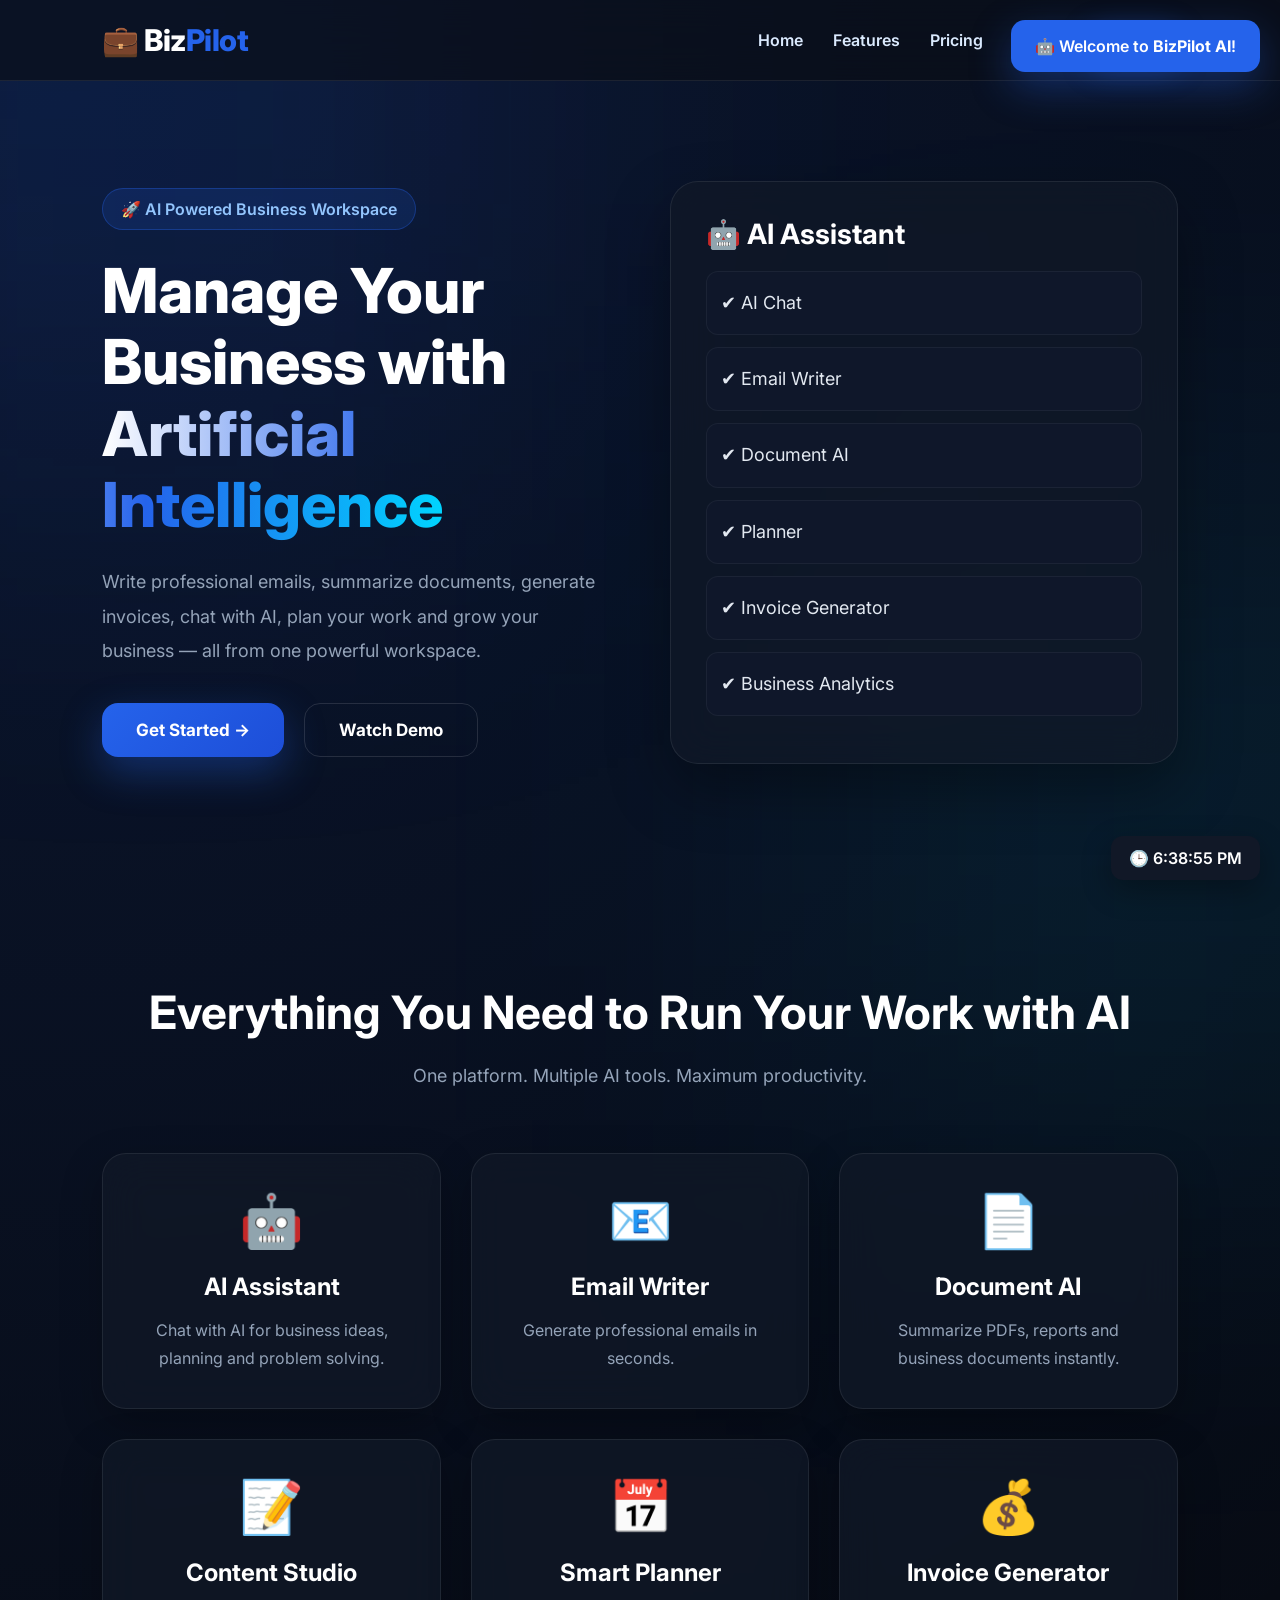
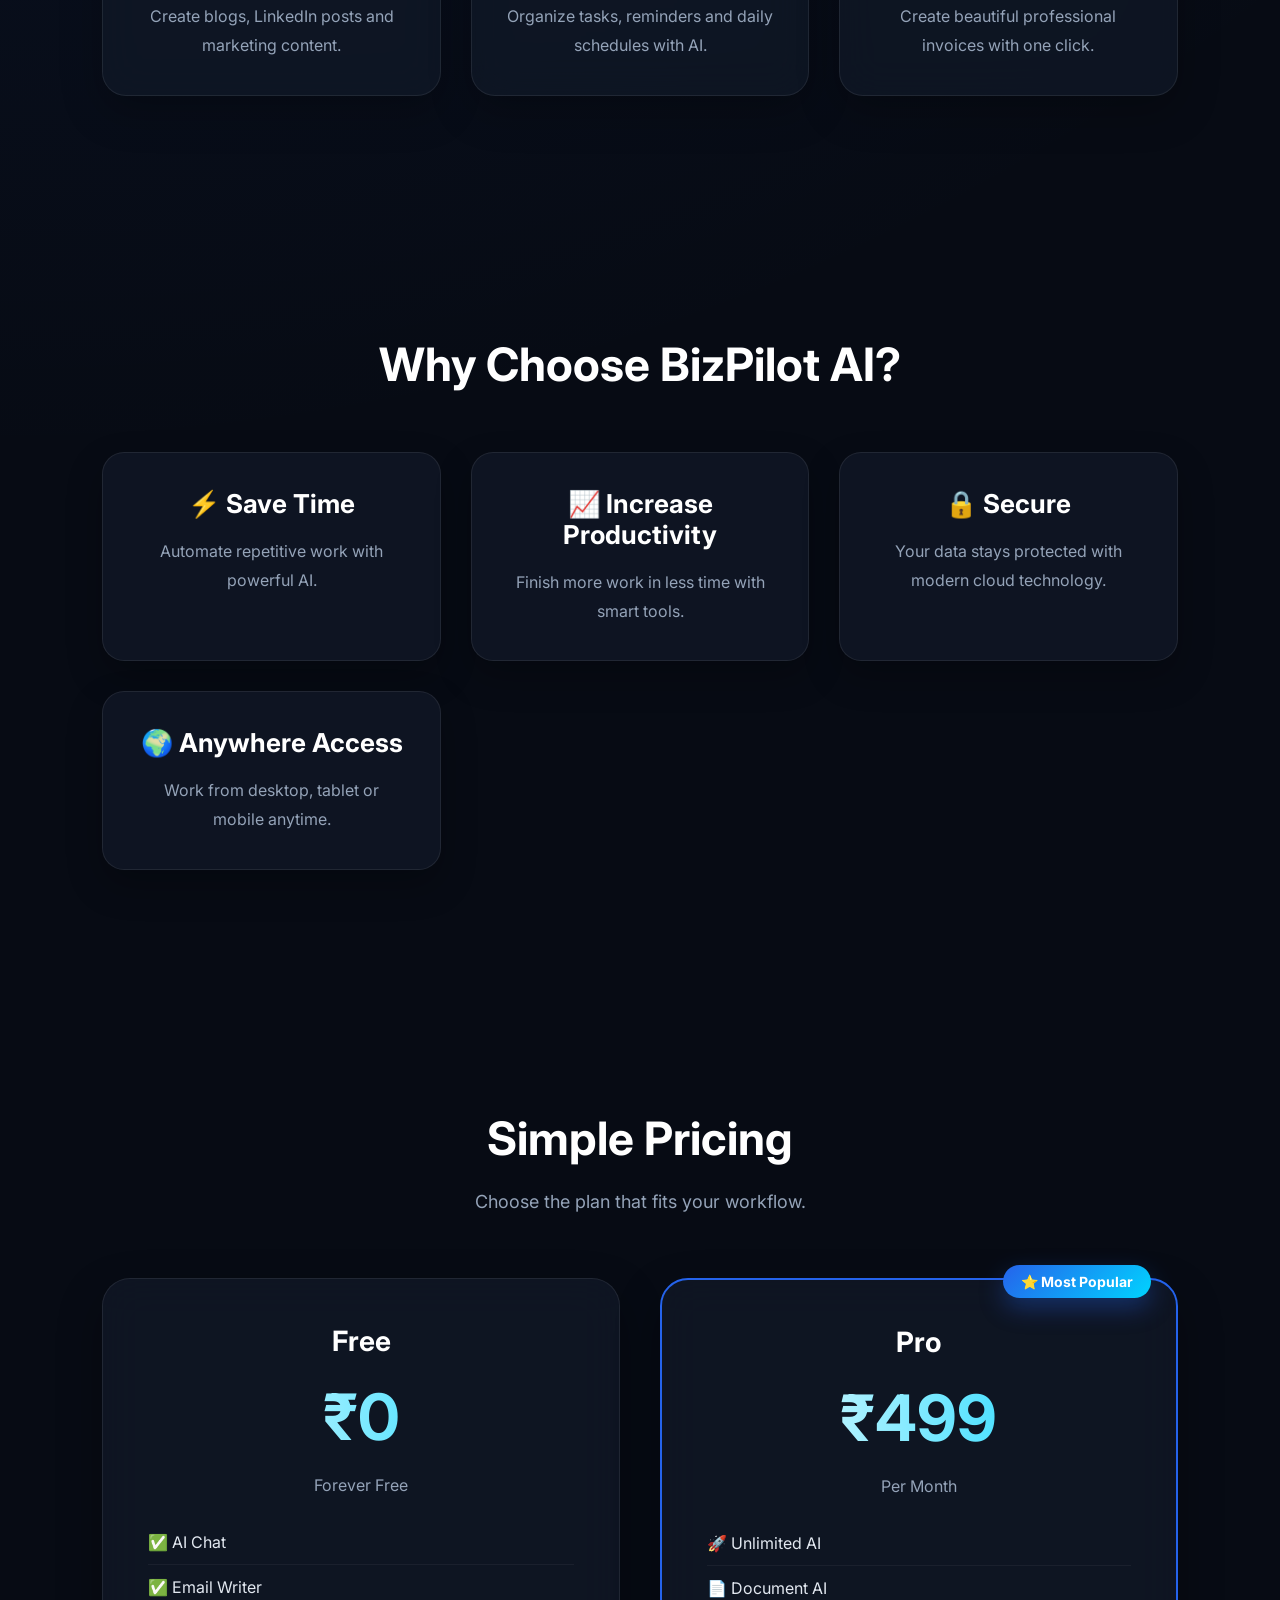
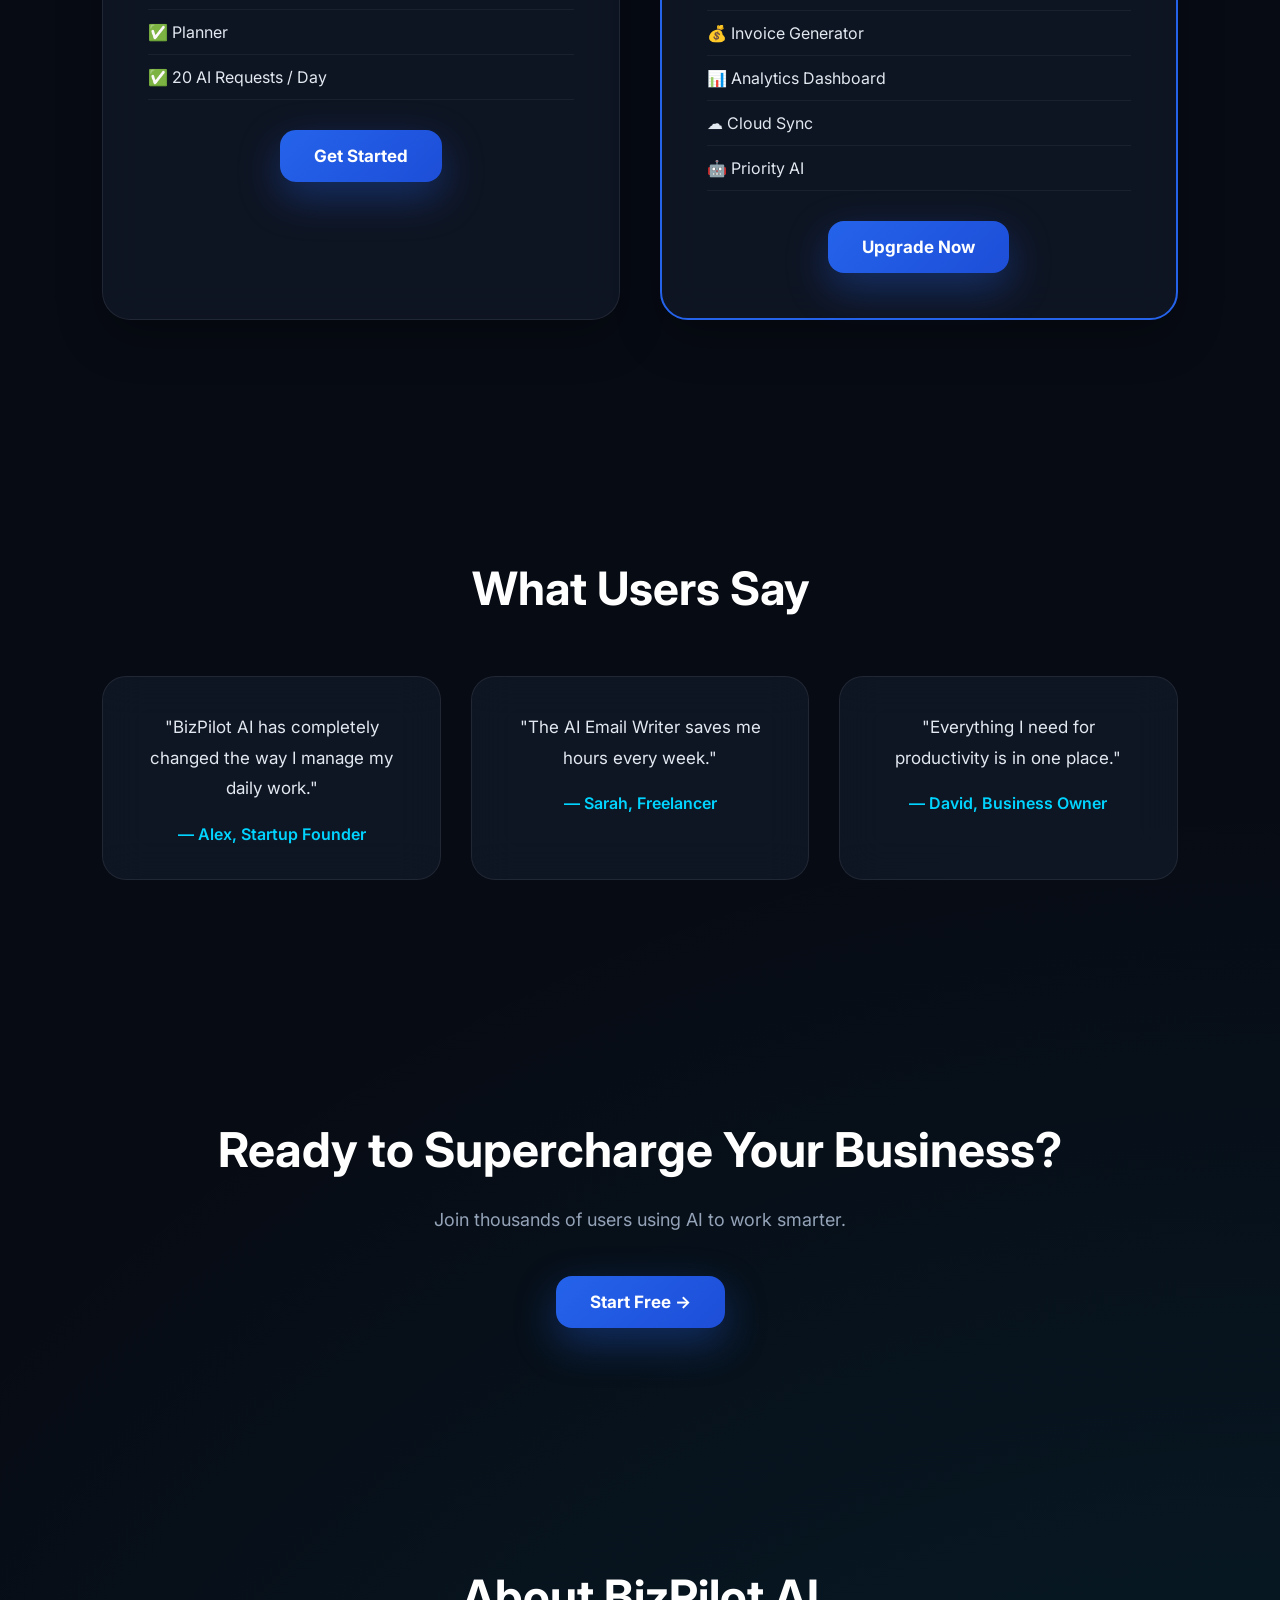
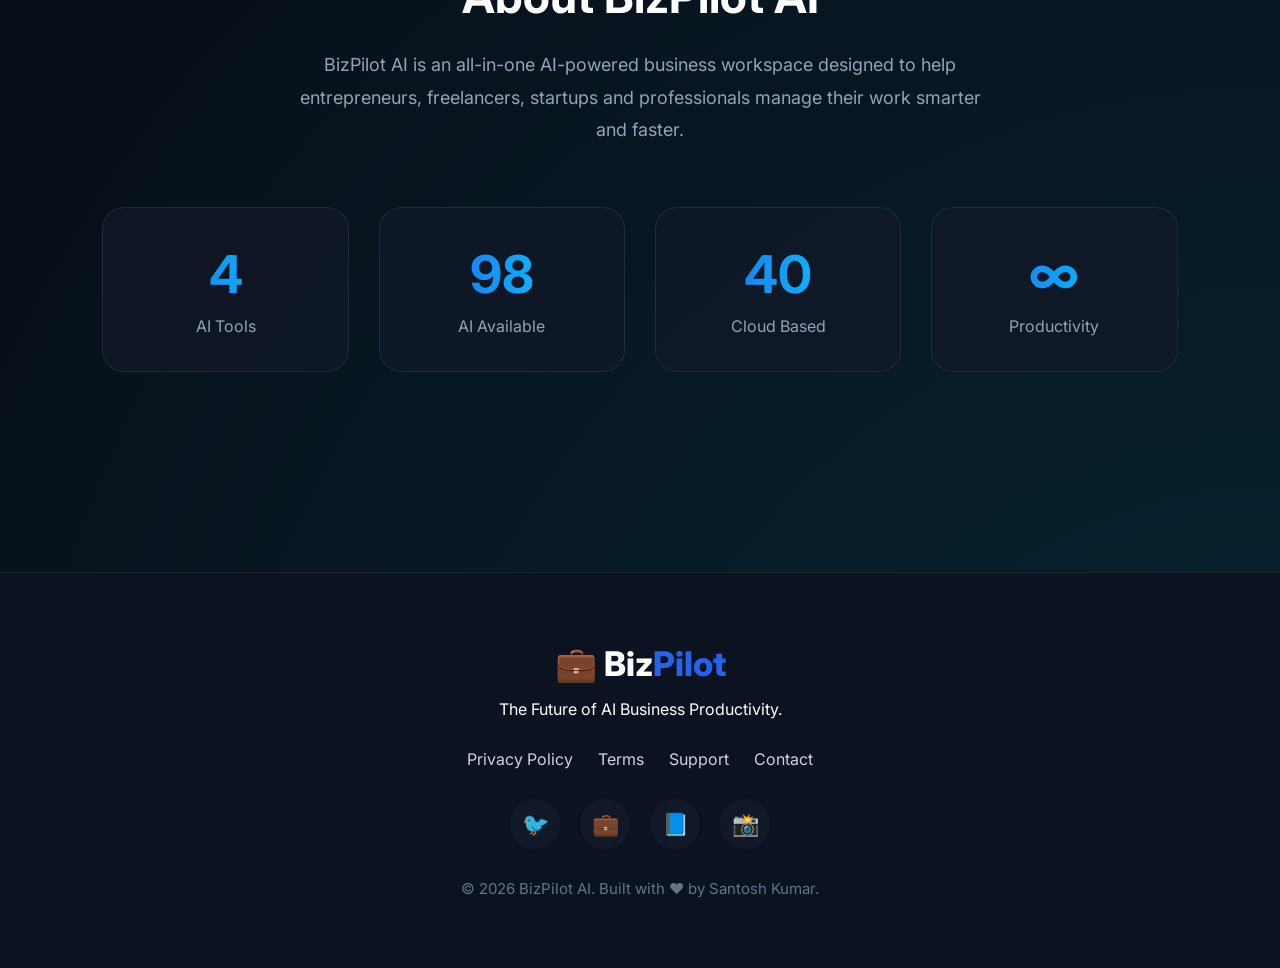
<file: index.html>
<!DOCTYPE html>
<html lang="en">

<head>

<meta charset="UTF-8">

<meta name="viewport"
content="width=device-width, initial-scale=1.0">

<title>BizPilot AI | Your AI Business Workspace</title>

<link rel="stylesheet" href="style.css">

<link href="https://fonts.googleapis.com/css2?family=Inter:wght@300;400;500;600;700;800&display=swap" rel="stylesheet">

<link rel="manifest" href="manifest.json">

<meta name="theme-color" content="#070B14">

</head>

<body>

<div class="glow"></div>
<div class="glow2"></div>

<header>

<div class="logo">

💼 Biz<span>Pilot</span>

</div>

<nav>

<a href="#">Home</a>

<a href="#features">Features</a>

<a href="#pricing">Pricing</a>

<a href="#about">About</a>

<a href="login.html" class="login-btn">
Login
</a>

</nav>

</header>

<section class="hero">

<div class="hero-left">

<div class="tag">

🚀 AI Powered Business Workspace

</div>

<h1>

Manage Your Business

with

<span>Artificial Intelligence</span>

</h1>

<p>

Write professional emails, summarize documents,
generate invoices, chat with AI,
plan your work and grow your business —
all from one powerful workspace.

</p>

<div class="hero-buttons">

<button class="primary-btn">

Get Started →

</button>

<button class="secondary-btn">

Watch Demo

</button>

</div>

</div>

<div class="hero-right">

<div class="dashboard-preview">

<h3>🤖 AI Assistant</h3>

<p>

✔ AI Chat

</p>

<p>

✔ Email Writer

</p>

<p>

✔ Document AI

</p>

<p>

✔ Planner

</p>

<p>

✔ Invoice Generator

</p>

<p>

✔ Business Analytics

</p>

</div>

</div>

</section>
<!-- ===========================
FEATURES SECTION
=========================== -->

<section class="features" id="features">

<h2>Everything You Need to Run Your Work with AI</h2>

<p class="section-text">
One platform. Multiple AI tools. Maximum productivity.
</p>

<div class="feature-grid">

<div class="feature-card">
<div class="icon">🤖</div>
<h3>AI Assistant</h3>
<p>Chat with AI for business ideas, planning and problem solving.</p>
</div>

<div class="feature-card">
<div class="icon">📧</div>
<h3>Email Writer</h3>
<p>Generate professional emails in seconds.</p>
</div>

<div class="feature-card">
<div class="icon">📄</div>
<h3>Document AI</h3>
<p>Summarize PDFs, reports and business documents instantly.</p>
</div>

<div class="feature-card">
<div class="icon">📝</div>
<h3>Content Studio</h3>
<p>Create blogs, LinkedIn posts and marketing content.</p>
</div>

<div class="feature-card">
<div class="icon">📅</div>
<h3>Smart Planner</h3>
<p>Organize tasks, reminders and daily schedules with AI.</p>
</div>

<div class="feature-card">
<div class="icon">💰</div>
<h3>Invoice Generator</h3>
<p>Create beautiful professional invoices with one click.</p>
</div>

</div>

</section>

<!-- ===========================
WHY BIZPILOT
=========================== -->

<section class="why">

<h2>Why Choose BizPilot AI?</h2>

<div class="why-grid">

<div class="why-card">
<h3>⚡ Save Time</h3>
<p>Automate repetitive work with powerful AI.</p>
</div>

<div class="why-card">
<h3>📈 Increase Productivity</h3>
<p>Finish more work in less time with smart tools.</p>
</div>

<div class="why-card">
<h3>🔒 Secure</h3>
<p>Your data stays protected with modern cloud technology.</p>
</div>

<div class="why-card">
<h3>🌍 Anywhere Access</h3>
<p>Work from desktop, tablet or mobile anytime.</p>
</div>

</div>

</section>
<!-- ===========================
PRICING SECTION
=========================== -->

<section class="pricing" id="pricing">

<h2>Simple Pricing</h2>

<p class="section-text">
Choose the plan that fits your workflow.
</p>

<div class="pricing-grid">

<div class="price-card">

<h3>Free</h3>

<h1>₹0</h1>

<p>Forever Free</p>

<ul>

<li>✅ AI Chat</li>

<li>✅ Email Writer</li>

<li>✅ Planner</li>

<li>✅ 20 AI Requests / Day</li>

</ul>

<button class="primary-btn">
Get Started
</button>

</div>

<div class="price-card premium">

<div class="popular">
⭐ Most Popular
</div>

<h3>Pro</h3>

<h1>₹499</h1>

<p>Per Month</p>

<ul>

<li>🚀 Unlimited AI</li>

<li>📄 Document AI</li>

<li>💰 Invoice Generator</li>

<li>📊 Analytics Dashboard</li>

<li>☁ Cloud Sync</li>

<li>🤖 Priority AI</li>

</ul>

<button class="primary-btn">
Upgrade Now
</button>

</div>

</div>

</section>

<!-- ===========================
TESTIMONIALS
=========================== -->

<section class="testimonials">

<h2>What Users Say</h2>

<div class="testimonial-grid">

<div class="testimonial-card">

<p>

"BizPilot AI has completely changed the way I manage my daily work."

</p>

<h4>— Alex, Startup Founder</h4>

</div>

<div class="testimonial-card">

<p>

"The AI Email Writer saves me hours every week."

</p>

<h4>— Sarah, Freelancer</h4>

</div>

<div class="testimonial-card">

<p>

"Everything I need for productivity is in one place."

</p>

<h4>— David, Business Owner</h4>

</div>

</div>

</section>

<!-- ===========================
CALL TO ACTION
=========================== -->

<section class="cta">

<h2>Ready to Supercharge Your Business?</h2>

<p>

Join thousands of users using AI to work smarter.

</p>

<button class="primary-btn">

Start Free →

</button>

</section>

<!-- ===========================
ABOUT SECTION
=========================== -->

<section class="about" id="about">

<h2>About BizPilot AI</h2>

<p class="section-text">

BizPilot AI is an all-in-one AI-powered business workspace designed
to help entrepreneurs, freelancers, startups and professionals
manage their work smarter and faster.

</p>

<div class="about-stats">

<div class="about-box">
<h1>10+</h1>
<p>AI Tools</p>
</div>

<div class="about-box">
<h1>24/7</h1>
<p>AI Available</p>
</div>

<div class="about-box">
<h1>100%</h1>
<p>Cloud Based</p>
</div>

<div class="about-box">
<h1>∞</h1>
<p>Productivity</p>
</div>

</div>

</section>

<!-- ===========================
FOOTER
=========================== -->

<footer>

<div class="footer-logo">

💼 Biz<span>Pilot</span>

</div>

<p>

The Future of AI Business Productivity.

</p>

<div class="footer-links">

<a href="#">Privacy Policy</a>

<a href="#">Terms</a>

<a href="#">Support</a>

<a href="#">Contact</a>

</div>

<div class="socials">

<a href="#">🐦</a>

<a href="#">💼</a>

<a href="#">📘</a>

<a href="#">📸</a>

</div>

<p class="copyright">

© 2026 BizPilot AI.
Built with ❤️ by Santosh Kumar.

</p>

</footer>

<script src="app.js"></script>

</body>

</html>
</file>
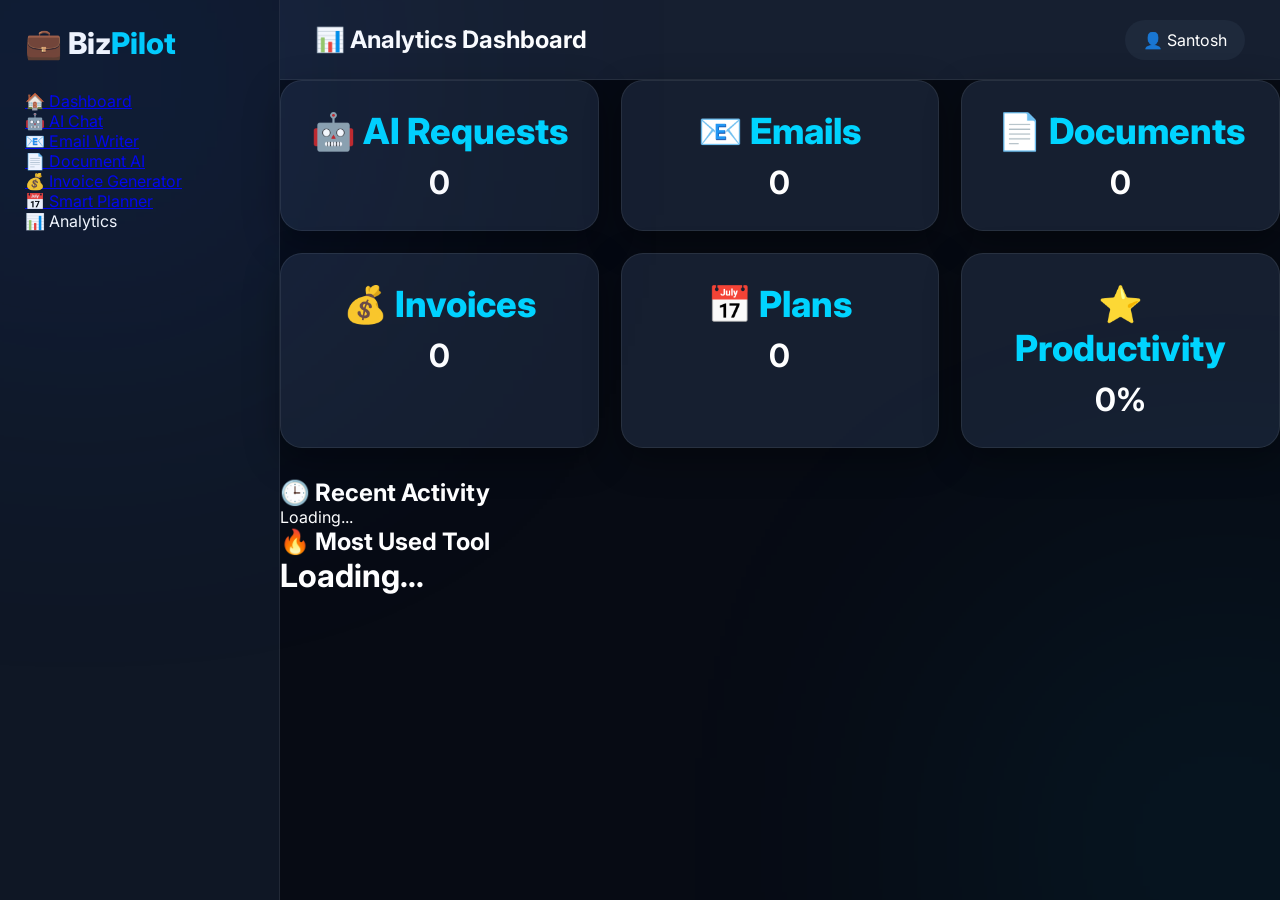
<file: Analytics.html>
<!DOCTYPE html>
<html lang="en">

<head>

<meta charset="UTF-8">
<meta name="viewport" content="width=device-width, initial-scale=1.0">

<title>Analytics Dashboard | BizPilot AI</title>

<link rel="stylesheet" href="analytics.css">

<link href="https://fonts.googleapis.com/css2?family=Inter:wght@300;400;500;600;700;800&display=swap" rel="stylesheet">

</head>

<body>

<div class="glow"></div>
<div class="glow2"></div>

<div class="container">

<!-- Sidebar -->

<div class="sidebar">

<div class="logo">
💼 Biz<span>Pilot</span>
</div>

<a href="dashboard.html">🏠 Dashboard</a>

<a href="ai.html">🤖 AI Chat</a>

<a href="email.html">📧 Email Writer</a>

<a href="document.html">📄 Document AI</a>

<a href="invoice.html">💰 Invoice Generator</a>

<a href="planner.html">📅 Smart Planner</a>

<a class="active">📊 Analytics</a>

</div>

<!-- Main -->

<div class="main">

<div class="topbar">

<h2>📊 Analytics Dashboard</h2>

<div class="user">
👤 Santosh
</div>

</div>

<!-- Stats -->

<div class="stats-grid">

<div class="stat-card">
<h3>🤖 AI Requests</h3>
<h1 id="requests">0</h1>
</div>

<div class="stat-card">
<h3>📧 Emails</h3>
<h1 id="emails">0</h1>
</div>

<div class="stat-card">
<h3>📄 Documents</h3>
<h1 id="documents">0</h1>
</div>

<div class="stat-card">
<h3>💰 Invoices</h3>
<h1 id="invoices">0</h1>
</div>

<div class="stat-card">
<h3>📅 Plans</h3>
<h1 id="plans">0</h1>
</div>

<div class="stat-card">
<h3>⭐ Productivity</h3>
<h1 id="productivity">0%</h1>
</div>

</div>

<!-- Activity -->

<div class="analytics-card">

<h2>🕒 Recent Activity</h2>

<div id="activity">

<p>Loading...</p>

</div>

</div>

<!-- Most Used -->

<div class="analytics-card">

<h2>🔥 Most Used Tool</h2>

<h1 id="tool">

Loading...

</h1>

</div>

</div>

</div>

<script src="analytics.js"></script>

</body>

</html>
</file>
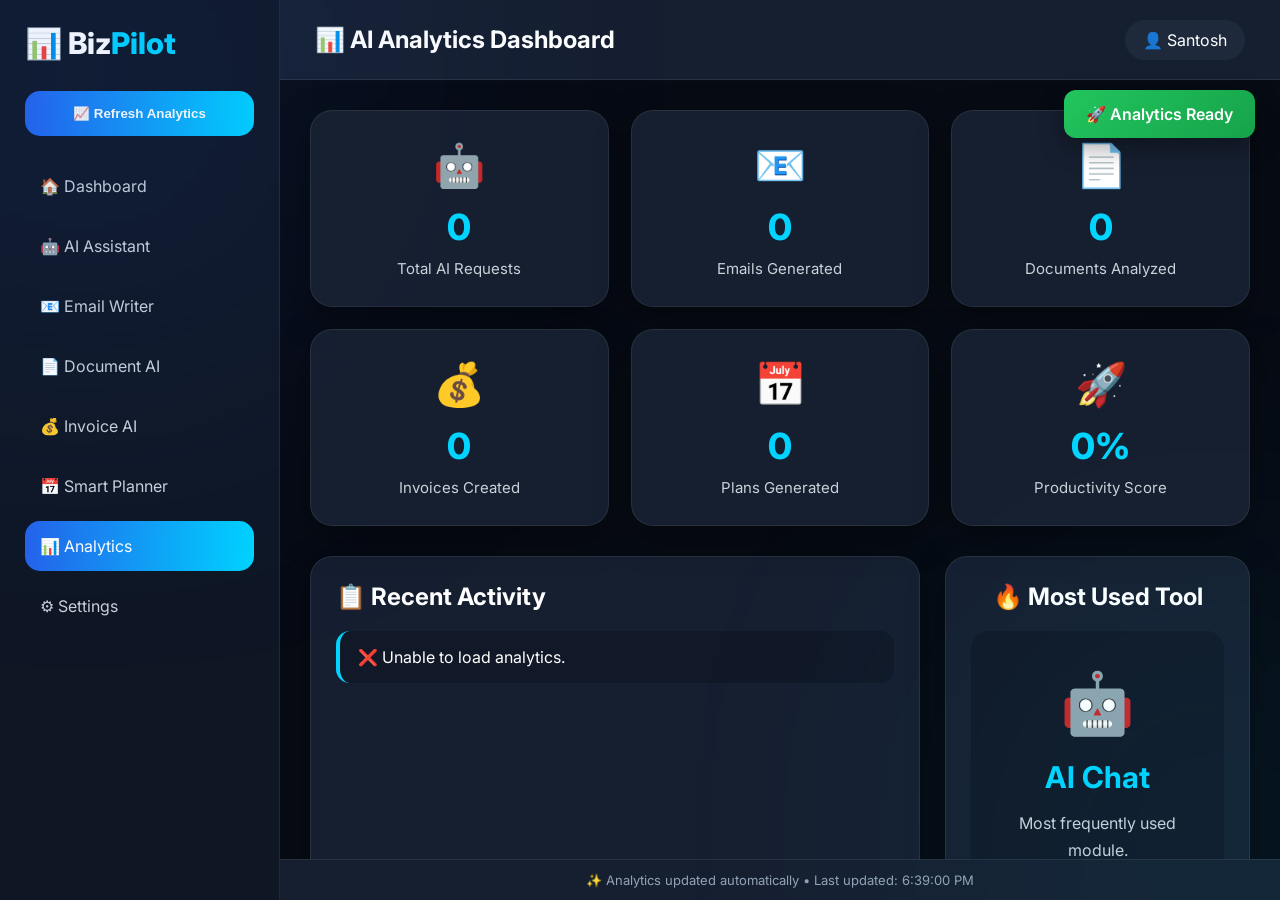
<file: analytics.html>
<!DOCTYPE html>
<html lang="en">

<head>

<meta charset="UTF-8">

<meta name="viewport" content="width=device-width, initial-scale=1.0">

<title>Analytics | BizPilot AI</title>

<link rel="stylesheet" href="analytics.css">

<link href="https://fonts.googleapis.com/css2?family=Inter:wght@300;400;500;600;700;800&display=swap" rel="stylesheet">

</head>

<body>

<div class="glow"></div>
<div class="glow2"></div>

<div class="container">

<!-- Sidebar -->

<div class="sidebar">

<div class="logo">

📊 Biz<span>Pilot</span>

</div>

<button class="new-chat">

📈 Refresh Analytics

</button>

<div class="menu">

<a href="dashboard.html">🏠 Dashboard</a>

<a href="ai.html">🤖 AI Assistant</a>

<a href="email.html">📧 Email Writer</a>

<a href="document.html">📄 Document AI</a>

<a href="invoice.html">💰 Invoice AI</a>

<a href="planner.html">📅 Smart Planner</a>

<a class="active">📊 Analytics</a>

<a href="#">⚙ Settings</a>

</div>

</div>

<!-- Main -->

<div class="main">

<div class="topbar">

<h2>📊 AI Analytics Dashboard</h2>

<div class="user">

👤 Santosh

</div>

</div>

<div class="analytics-container">

<!-- ===========================
      STATS CARDS
=========================== -->

<div class="stats-grid">

<div class="stat-card">

<div class="icon">🤖</div>

<h3 id="requests">0</h3>

<p>Total AI Requests</p>

</div>

<div class="stat-card">

<div class="icon">📧</div>

<h3 id="emails">0</h3>

<p>Emails Generated</p>

</div>

<div class="stat-card">

<div class="icon">📄</div>

<h3 id="documents">0</h3>

<p>Documents Analyzed</p>

</div>

<div class="stat-card">

<div class="icon">💰</div>

<h3 id="invoices">0</h3>

<p>Invoices Created</p>

</div>

<div class="stat-card">

<div class="icon">📅</div>

<h3 id="plans">0</h3>

<p>Plans Generated</p>

</div>

<div class="stat-card">

<div class="icon">🚀</div>

<h3 id="productivity">0%</h3>

<p>Productivity Score</p>

</div>

</div>

<!-- ===========================
      RECENT ACTIVITY
=========================== -->

<div class="analytics-row">

<div class="activity-card">

<h2>📋 Recent Activity</h2>

<div id="activityList">

<div class="loading">

Loading Analytics...

</div>

</div>

</div>

<div class="tool-card">

<h2>🔥 Most Used Tool</h2>

<div class="tool-box">

<div class="tool-icon">

🤖

</div>

<h1 id="toolName">

AI Chat

</h1>

<p>

Most frequently used module.

</p>

</div>

</div>

</div>

</div>

<!-- FOOTER -->

<div class="bottom-text">

✨ BizPilot AI Analytics updates automatically. Statistics are based on your AI usage.

</div>

</div>

</div>

<!-- TOAST -->

<div id="toast" class="toast">

✅ Analytics Updated

</div>

<!-- JS -->

<script src="analytics.js"></script>

</body>

</html>
</file>
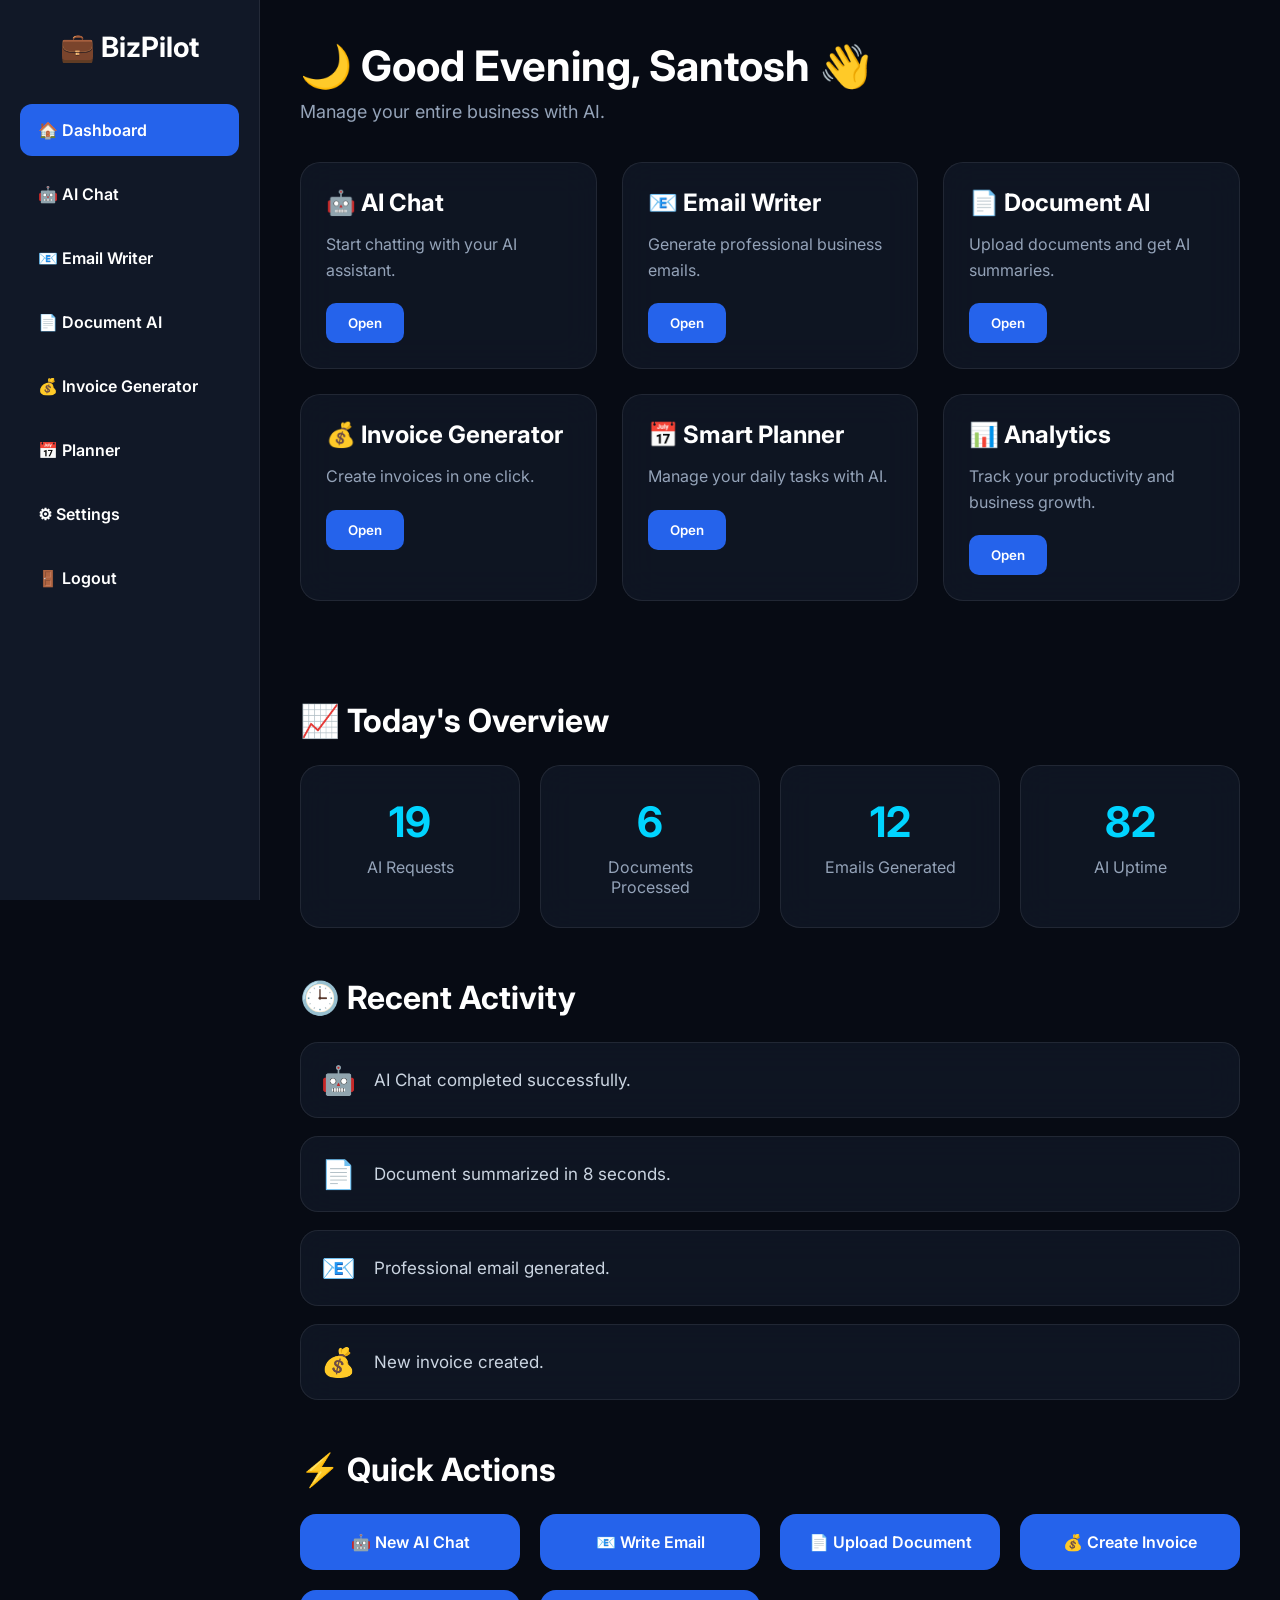
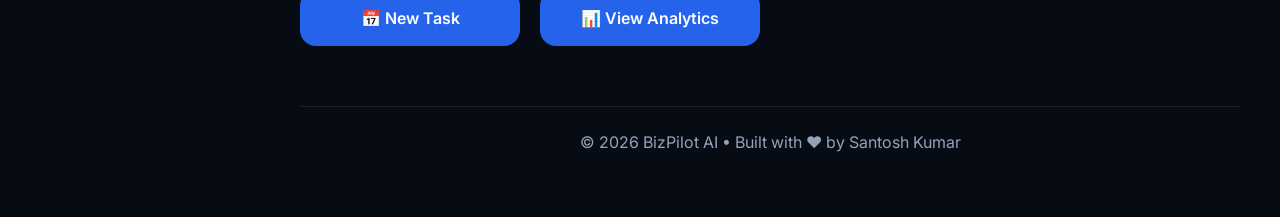
<file: dashboard.html>
<!DOCTYPE html>
<html lang="en">

<head>

<meta charset="UTF-8">
<meta name="viewport" content="width=device-width, initial-scale=1.0">

<title>BizPilot AI Dashboard</title>

<link rel="stylesheet" href="dashboard.css">

<link href="https://fonts.googleapis.com/css2?family=Inter:wght@300;400;500;600;700;800&display=swap" rel="stylesheet">

</head>

<body>

<div class="sidebar">

<h2>💼 BizPilot</h2>

<ul>

<li class="active">🏠 Dashboard</li>

<li onclick="window.location.href='ai.html'" style="cursor:pointer;">
🤖 AI Chat
</li>

<li onclick="window.location.href='email.html'" style="cursor:pointer;">
📧 Email Writer
</li>
  
  <li>📄 Document AI</li>

<li>💰 Invoice Generator</li>

<li>📅 Planner</li>

<li>⚙ Settings</li>

<li id="logoutBtn">🚪 Logout</li>

</ul>

</div>

<div class="main">

<header>

<h1>Welcome Back 👋</h1>

<p>Manage your entire business with AI.</p>

</header>

<section class="cards">
  <div class="cards">

<div class="card">
<h3>🤖 AI Chat</h3>
<p>Start chatting with your AI assistant.</p>
<button class="card-btn" onclick="window.location.href='ai.html'">
Open
</button>
</div>

<div class="card">
<h3>📧 Email Writer</h3>
<p>Generate professional business emails.</p>
<button class="card-btn" onclick="window.location.href='email.html'">
Open
</button>
</div>




<div class="card">
<h3>📄 Document AI</h3>
<p>Upload documents and get AI summaries.</p>
<button class="card-btn" onclick="window.location.href='document.html'">
Open
</button>
</div>

<div class="card">
<h3>💰 Invoice Generator</h3>
<p>Create invoices in one click.</p>
<button class="card-btn" onclick="window.location.href='invoice.html'">
Open
</button>
</div>

<div class="card">
<h3>📅 Smart Planner</h3>
<p>Manage your daily tasks with AI.</p>
<button class="card-btn" onclick="location.href='planner.html'">
Open
</button>
</div>

<div class="card">
<h3>📊 Analytics</h3>
<p>Track your productivity and business growth.</p>
<button class="card-btn" onclick="location.href='analytics.html'">
Open
</button>
</div>

</section>

<section class="overview">

<h2>📈 Today's Overview</h2>

<div class="overview-grid">

<div class="overview-card">
<h1>24</h1>
<p>AI Requests</p>
</div>

<div class="overview-card">
<h1>8</h1>
<p>Documents Processed</p>
</div>

<div class="overview-card">
<h1>15</h1>
<p>Emails Generated</p>
</div>

<div class="overview-card">
<h1>99%</h1>
<p>AI Uptime</p>
</div>

</div>

</section>

  <section class="activity">

<h2>🕒 Recent Activity</h2>

<div class="activity-list">

<div class="activity-item">
<span>🤖</span>
<p>AI Chat completed successfully.</p>
</div>

<div class="activity-item">
<span>📄</span>
<p>Document summarized in 8 seconds.</p>
</div>

<div class="activity-item">
<span>📧</span>
<p>Professional email generated.</p>
</div>

<div class="activity-item">
<span>💰</span>
<p>New invoice created.</p>
</div>

</div>

</section>

<section class="quick-actions">

<h2>⚡ Quick Actions</h2>

<div class="quick-grid">

<button class="quick-btn">🤖 New AI Chat</button>

<button class="quick-btn">📧 Write Email</button>

<button class="quick-btn">📄 Upload Document</button>

<button class="quick-btn">💰 Create Invoice</button>

<button class="quick-btn">📅 New Task</button>

<button class="quick-btn">📊 View Analytics</button>

</div>

</section>

<footer>

<p>
© 2026 BizPilot AI • Built with ❤️ by Santosh Kumar
</p>

</footer>

</div>

<script src="dashboard.js"></script>

</body>
</html>
</file>
<file: style.css>
/* ===================================
   BIZPILOT AI PREMIUM CSS
   PART 1
=================================== */

@import url('https://fonts.googleapis.com/css2?family=Inter:wght@300;400;500;600;700;800&display=swap');

*{
margin:0;
padding:0;
box-sizing:border-box;
font-family:'Inter',sans-serif;
scroll-behavior:smooth;
}

:root{

--bg:#070B14;
--card:#111827;
--card2:#1E293B;

--primary:#2563EB;
--secondary:#00D4FF;

--text:#FFFFFF;
--muted:#94A3B8;

--border:rgba(255,255,255,.08);

}

body{

background:
radial-gradient(circle at top left,#2563eb22,transparent 35%),
radial-gradient(circle at bottom right,#00d4ff22,transparent 30%),
var(--bg);

color:var(--text);

overflow-x:hidden;

min-height:100vh;

}

/* ==========================
Animated Glow
========================== */

.glow{

position:fixed;

width:650px;
height:650px;

background:#2563eb22;

filter:blur(180px);

top:-220px;
left:-180px;

z-index:-2;

animation:floatGlow 10s infinite alternate;

}

.glow2{

position:fixed;

width:600px;
height:600px;

background:#00d4ff18;

filter:blur(180px);

bottom:-220px;
right:-180px;

z-index:-2;

animation:floatGlow2 12s infinite alternate;

}

@keyframes floatGlow{

0%{
transform:translate(0,0);
}

100%{
transform:translate(120px,80px);
}

}

@keyframes floatGlow2{

0%{
transform:translate(0,0);
}

100%{
transform:translate(-120px,-70px);
}

}

/* ==========================
HEADER
========================== */

header{

position:sticky;

top:0;

display:flex;

justify-content:space-between;

align-items:center;

padding:20px 8%;

background:rgba(10,15,25,.70);

backdrop-filter:blur(20px);

border-bottom:1px solid var(--border);

z-index:1000;

}

.logo{

font-size:30px;

font-weight:800;

letter-spacing:-.5px;

}

.logo span{

color:var(--primary);

}

nav{

display:flex;

align-items:center;

gap:30px;

}

nav a{

text-decoration:none;

color:#dbeafe;

font-weight:600;

transition:.3s;

}

nav a:hover{

color:var(--secondary);

}

.login-btn{

padding:10px 22px;

border-radius:12px;

background:linear-gradient(135deg,var(--primary),#1D4ED8);

color:white;

box-shadow:0 10px 30px rgba(37,99,235,.35);

}

.login-btn:hover{

transform:translateY(-2px);

}

/* ==========================
HERO
========================== */

.hero{

max-width:1300px;

margin:auto;

padding:100px 8%;

display:grid;

grid-template-columns:1fr 1fr;

align-items:center;

gap:60px;

}

.tag{

display:inline-block;

padding:10px 18px;

border-radius:50px;

background:rgba(37,99,235,.15);

border:1px solid rgba(37,99,235,.35);

color:#93c5fd;

font-weight:600;

margin-bottom:25px;

}

.hero h1{

font-size:62px;

line-height:1.15;

font-weight:800;

margin-bottom:25px;

}

.hero h1 span{

background:linear-gradient(90deg,#ffffff,#2563EB,#00D4FF);

-webkit-background-clip:text;

-webkit-text-fill-color:transparent;

}

.hero p{

font-size:18px;

line-height:1.9;

color:var(--muted);

max-width:600px;

margin-bottom:35px;

}

/* ===================================
   BIZPILOT AI PREMIUM CSS
   PART 2
=================================== */

/* ==========================
Hero Buttons
========================== */

.hero-buttons{

display:flex;

gap:20px;

flex-wrap:wrap;

}

.primary-btn{

padding:16px 34px;

border:none;

border-radius:16px;

background:linear-gradient(135deg,#2563EB,#1D4ED8);

color:white;

font-size:17px;

font-weight:700;

cursor:pointer;

transition:.35s;

box-shadow:0 15px 40px rgba(37,99,235,.35);

}

.primary-btn:hover{

transform:translateY(-5px);

box-shadow:0 20px 45px rgba(37,99,235,.45);

}

.secondary-btn{

padding:16px 34px;

border-radius:16px;

background:transparent;

border:1px solid rgba(255,255,255,.12);

color:white;

font-size:17px;

font-weight:700;

cursor:pointer;

transition:.35s;

}

.secondary-btn:hover{

background:rgba(255,255,255,.06);

transform:translateY(-5px);

}

/* ==========================
Dashboard Preview
========================== */

.dashboard-preview{

background:rgba(17,24,39,.75);

backdrop-filter:blur(20px);

border:1px solid rgba(255,255,255,.08);

border-radius:28px;

padding:35px;

box-shadow:0 25px 60px rgba(0,0,0,.35);

transition:.35s;

animation:floatCard 4s ease-in-out infinite;

}

.dashboard-preview:hover{

transform:translateY(-8px);

border-color:#2563EB;

box-shadow:0 25px 70px rgba(37,99,235,.25);

}

.dashboard-preview h3{

font-size:28px;

margin-bottom:20px;

}

.dashboard-preview p{

padding:14px;

margin-bottom:12px;

border-radius:12px;

background:#0F172A;

border:1px solid rgba(255,255,255,.05);

color:#E2E8F0;

transition:.3s;

}

.dashboard-preview p:hover{

transform:translateX(8px);

border-color:#2563EB;

}

@keyframes floatCard{

0%{

transform:translateY(0);

}

50%{

transform:translateY(-10px);

}

100%{

transform:translateY(0);

}

}

/* ==========================
Features
========================== */

.features{

padding:120px 8%;

text-align:center;

}

.features h2{

font-size:46px;

margin-bottom:20px;

}

.section-text{

max-width:700px;

margin:auto;

color:#94A3B8;

font-size:18px;

line-height:1.8;

margin-bottom:60px;

}

.feature-grid{

display:grid;

grid-template-columns:repeat(auto-fit,minmax(280px,1fr));

gap:30px;

}

.feature-card{

background:rgba(17,24,39,.75);

backdrop-filter:blur(20px);

padding:35px;

border-radius:24px;

border:1px solid rgba(255,255,255,.08);

transition:.35s;

box-shadow:0 15px 40px rgba(0,0,0,.25);

}

.feature-card:hover{

transform:translateY(-10px);

border-color:#2563EB;

box-shadow:0 25px 55px rgba(37,99,235,.25);

}

.feature-card .icon{

font-size:52px;

margin-bottom:20px;

}

.feature-card h3{

font-size:24px;

margin-bottom:15px;

}

.feature-card p{

color:#94A3B8;

line-height:1.8;

}

/* ===================================
   BIZPILOT AI PREMIUM CSS
   PART 3
=================================== */

/* ==========================
WHY SECTION
========================== */

.why{

padding:120px 8%;

text-align:center;

}

.why h2{

font-size:46px;

margin-bottom:60px;

}

.why-grid{

display:grid;

grid-template-columns:repeat(auto-fit,minmax(260px,1fr));

gap:30px;

}

.why-card{

background:rgba(17,24,39,.78);

backdrop-filter:blur(20px);

padding:35px;

border-radius:22px;

border:1px solid rgba(255,255,255,.08);

transition:.35s;

box-shadow:0 15px 35px rgba(0,0,0,.25);

}

.why-card:hover{

transform:translateY(-10px);

border-color:#00D4FF;

box-shadow:0 25px 55px rgba(0,212,255,.25);

}

.why-card h3{

font-size:26px;

margin-bottom:18px;

}

.why-card p{

color:#94A3B8;

line-height:1.8;

}

/* ==========================
PRICING
========================== */

.pricing{

padding:120px 8%;

text-align:center;

}

.pricing h2{

font-size:46px;

margin-bottom:20px;

}

.pricing-grid{

display:grid;

grid-template-columns:repeat(auto-fit,minmax(320px,1fr));

gap:40px;

margin-top:60px;

}

.price-card{

position:relative;

background:rgba(17,24,39,.82);

backdrop-filter:blur(20px);

padding:45px;

border-radius:28px;

border:1px solid rgba(255,255,255,.08);

transition:.35s;

box-shadow:0 18px 45px rgba(0,0,0,.30);

}

.price-card:hover{

transform:translateY(-12px);

border-color:#2563EB;

box-shadow:0 30px 60px rgba(37,99,235,.25);

}

.price-card h3{

font-size:28px;

margin-bottom:15px;

}

.price-card h1{

font-size:64px;

margin:20px 0;

background:linear-gradient(90deg,#ffffff,#00D4FF);

-webkit-background-clip:text;

-webkit-text-fill-color:transparent;

}

.price-card p{

color:#94A3B8;

margin-bottom:25px;

}

.price-card ul{

list-style:none;

text-align:left;

margin-bottom:30px;

}

.price-card ul li{

padding:12px 0;

border-bottom:1px solid rgba(255,255,255,.05);

color:#E2E8F0;

}

.premium{

border:2px solid #2563EB;

transform:scale(1.05);

}

.premium:hover{

transform:scale(1.08);

}

.popular{

position:absolute;

top:-15px;

right:25px;

padding:8px 18px;

border-radius:30px;

background:linear-gradient(135deg,#2563EB,#00D4FF);

font-size:14px;

font-weight:700;

color:white;

box-shadow:0 10px 25px rgba(37,99,235,.35);

}

/* ==========================
TESTIMONIALS
========================== */

.testimonials{

padding:120px 8%;

text-align:center;

}

.testimonials h2{

font-size:46px;

margin-bottom:60px;

}

.testimonial-grid{

display:grid;

grid-template-columns:repeat(auto-fit,minmax(300px,1fr));

gap:30px;

}

.testimonial-card{

background:rgba(17,24,39,.80);

backdrop-filter:blur(20px);

padding:35px;

border-radius:24px;

border:1px solid rgba(255,255,255,.08);

transition:.35s;

}

.testimonial-card:hover{

transform:translateY(-10px);

border-color:#00D4FF;

}

.testimonial-card p{

font-size:17px;

line-height:1.8;

color:#E2E8F0;

margin-bottom:20px;

}

.testimonial-card h4{

color:#00D4FF;

font-weight:600;

}

/* ===================================
   BIZPILOT AI PREMIUM CSS
   PART 4
=================================== */

/* ==========================
CTA SECTION
========================== */

.cta{

padding:120px 8%;

text-align:center;

}

.cta h2{

font-size:48px;

margin-bottom:25px;

}

.cta p{

max-width:700px;

margin:auto;

font-size:18px;

line-height:1.8;

color:#94A3B8;

margin-bottom:40px;

}

/* ==========================
ABOUT
========================== */

.about{

padding:120px 8%;

text-align:center;

}

.about h2{

font-size:46px;

margin-bottom:25px;

}

.about-stats{

display:grid;

grid-template-columns:repeat(auto-fit,minmax(220px,1fr));

gap:30px;

margin-top:60px;

}

.about-box{

background:rgba(17,24,39,.80);

padding:35px;

border-radius:22px;

border:1px solid rgba(255,255,255,.08);

transition:.35s;

}

.about-box:hover{

transform:translateY(-10px);

border-color:#2563EB;

}

.about-box h1{

font-size:52px;

background:linear-gradient(90deg,#2563EB,#00D4FF);

-webkit-background-clip:text;

-webkit-text-fill-color:transparent;

margin-bottom:10px;

}

.about-box p{

color:#94A3B8;

}

/* ==========================
FOOTER
========================== */

footer{

padding:70px 8%;

margin-top:80px;

text-align:center;

border-top:1px solid rgba(255,255,255,.08);

background:#0B1220;

}

.footer-logo{

font-size:34px;

font-weight:800;

margin-bottom:15px;

}

.footer-logo span{

color:#2563EB;

}

.footer-links{

display:flex;

justify-content:center;

flex-wrap:wrap;

gap:25px;

margin:30px 0;

}

.footer-links a{

text-decoration:none;

color:#CBD5E1;

transition:.3s;

}

.footer-links a:hover{

color:#00D4FF;

}

.socials{

display:flex;

justify-content:center;

gap:20px;

margin-bottom:30px;

}

.socials a{

width:50px;

height:50px;

display:flex;

justify-content:center;

align-items:center;

border-radius:50%;

background:#111827;

font-size:22px;

text-decoration:none;

transition:.3s;

}

.socials a:hover{

background:#2563EB;

transform:translateY(-5px);

}

.copyright{

color:#64748B;

font-size:15px;

}

/* ==========================
RESPONSIVE
========================== */

@media(max-width:992px){

.hero{

grid-template-columns:1fr;

text-align:center;

}

.hero p{

margin:auto;

}

.hero-buttons{

justify-content:center;

}

.dashboard-preview{

margin-top:40px;

}

}

@media(max-width:768px){

header{

padding:18px 6%;

flex-direction:column;

gap:20px;

}

nav{

flex-wrap:wrap;

justify-content:center;

gap:15px;

}

.hero{

padding:80px 6%;

}

.hero h1{

font-size:40px;

}

.features,
.why,
.pricing,
.testimonials,
.cta,
.about{

padding:80px 6%;

}

.features h2,
.why h2,
.pricing h2,
.testimonials h2,
.cta h2,
.about h2{

font-size:34px;

}

.price-card h1{

font-size:50px;

}

.footer-links{

flex-direction:column;

gap:15px;

}

}

/* ==========================
SCROLLBAR
========================== */

::-webkit-scrollbar{

width:10px;

}

::-webkit-scrollbar-track{

background:#0B1220;

}

::-webkit-scrollbar-thumb{

background:#2563EB;

border-radius:20px;

}

::-webkit-scrollbar-thumb:hover{

background:#00D4FF;

}
</file>
<file: analytics.css>
/* ===================================
   BIZPILOT AI
   ANALYTICS DASHBOARD
=================================== */

:root{

--bg:#070B14;
--sidebar:#101826;
--card:#182233;
--primary:#2563EB;
--accent:#00D4FF;
--white:#FFFFFF;
--text:#C9D1D9;
--border:rgba(255,255,255,.08);
--shadow:0 12px 35px rgba(0,0,0,.35);

}

*{
margin:0;
padding:0;
box-sizing:border-box;
}

body{

font-family:'Inter',sans-serif;
background:var(--bg);
color:white;
overflow:hidden;

}

.glow{

position:fixed;
width:400px;
height:400px;
background:#2563EB;
filter:blur(180px);
opacity:.20;
top:-120px;
left:-120px;

}

.glow2{

position:fixed;
width:350px;
height:350px;
background:#00D4FF;
filter:blur(180px);
opacity:.15;
bottom:-120px;
right:-120px;

}

.container{

display:flex;
height:100vh;

}

.sidebar{

width:280px;
background:rgba(16,24,38,.92);
border-right:1px solid var(--border);
padding:25px;
display:flex;
flex-direction:column;

}

.logo{

font-size:30px;
font-weight:800;
margin-bottom:30px;

}

.logo span{

color:var(--accent);

}

.new-chat{

padding:15px;
border:none;
border-radius:15px;
background:linear-gradient(90deg,#2563EB,#00D4FF);
color:white;
font-weight:700;
cursor:pointer;
margin-bottom:25px;
transition:.30s;

}

.new-chat:hover{

transform:translateY(-3px);

}

.menu{

display:flex;
flex-direction:column;
gap:10px;

}

.menu a{

text-decoration:none;
color:var(--text);
padding:15px;
border-radius:15px;
transition:.30s;

}

.menu a:hover{

background:#1E293B;
color:white;
transform:translateX(5px);

}

.menu .active{

background:linear-gradient(90deg,#2563EB,#00D4FF);
color:white;

}

.main{

flex:1;
display:flex;
flex-direction:column;

}

.topbar{

height:80px;
display:flex;
justify-content:space-between;
align-items:center;
padding:0 35px;
background:rgba(24,34,51,.90);
border-bottom:1px solid var(--border);

}

.user{

background:#1E293B;
padding:10px 18px;
border-radius:50px;

}

.analytics-container{

flex:1;
padding:30px;
overflow:auto;

}

/* ===========================
   STATS GRID
=========================== */

.stats-grid{

display:grid;
grid-template-columns:repeat(3,1fr);
gap:22px;
margin-bottom:30px;

}

.stat-card{

background:rgba(24,34,51,.92);
border:1px solid var(--border);
border-radius:22px;
padding:28px;
box-shadow:var(--shadow);
transition:.30s;
text-align:center;

}

.stat-card:hover{

transform:translateY(-8px);
border-color:#2563EB;
box-shadow:0 18px 40px rgba(37,99,235,.35);

}

.stat-card .icon{

font-size:42px;
margin-bottom:15px;

}

.stat-card h3{

font-size:36px;
font-weight:800;
margin-bottom:10px;
color:#00D4FF;

}

.stat-card p{

font-size:15px;
color:#C9D1D9;

}

/* ===========================
   SECOND ROW
=========================== */

.analytics-row{

display:grid;
grid-template-columns:2fr 1fr;
gap:25px;

}

/* ===========================
   ACTIVITY CARD
=========================== */

.activity-card{

background:rgba(24,34,51,.92);
border:1px solid var(--border);
border-radius:22px;
padding:25px;
box-shadow:var(--shadow);

}

.activity-card h2{

margin-bottom:20px;

}

#activityList{

display:flex;
flex-direction:column;
gap:14px;

}

.activity-item{

padding:16px 18px;
background:#111827;
border-radius:14px;
border-left:4px solid #00D4FF;
transition:.30s;

}

.activity-item:hover{

transform:translateX(6px);

}

.loading{

text-align:center;
padding:40px;
color:#94A3B8;

}

/* ===========================
   MOST USED TOOL
=========================== */

.tool-card{

background:rgba(24,34,51,.92);
border:1px solid var(--border);
border-radius:22px;
padding:25px;
box-shadow:var(--shadow);
text-align:center;

}

.tool-card h2{

margin-bottom:20px;

}

.tool-box{

background:#111827;
border-radius:18px;
padding:35px;

}

.tool-icon{

font-size:60px;
margin-bottom:20px;

}

#toolName{

font-size:30px;
margin-bottom:15px;
color:#00D4FF;

}

.tool-box p{

color:#C9D1D9;
line-height:1.7;

}

/* ===========================
   FOOTER
=========================== */

.bottom-text{

text-align:center;
padding:12px;
font-size:13px;
color:#94A3B8;
background:rgba(24,34,51,.90);
border-top:1px solid var(--border);

}

/* ===========================
   TOAST
=========================== */

.toast{

position:fixed;
top:90px;
right:25px;
padding:14px 22px;
background:linear-gradient(135deg,#22C55E,#16A34A);
color:white;
font-weight:600;
border-radius:12px;
box-shadow:0 10px 25px rgba(0,0,0,.35);
opacity:0;
transform:translateY(-20px);
transition:.35s;
pointer-events:none;
z-index:9999;

}

.toast.show{

opacity:1;
transform:translateY(0);

}

/* ===========================
   SCROLLBAR
=========================== */

.analytics-container::-webkit-scrollbar{

width:8px;

}

.analytics-container::-webkit-scrollbar-thumb{

background:#2563EB;
border-radius:20px;

}

.analytics-container::-webkit-scrollbar-track{

background:transparent;

}

/* ===========================
   FADE ANIMATION
=========================== */

.stat-card,
.activity-card,
.tool-card{

animation:fadeUp .4s ease;

}

@keyframes fadeUp{

from{

opacity:0;
transform:translateY(20px);

}

to{

opacity:1;
transform:translateY(0);

}

}

/* ===========================
   RESPONSIVE
=========================== */

@media(max-width:1000px){

.stats-grid{

grid-template-columns:repeat(2,1fr);

}

.analytics-row{

grid-template-columns:1fr;

}

}

@media(max-width:768px){

.sidebar{

display:none;

}

.topbar{

padding:0 20px;

}

.analytics-container{

padding:20px;

}

.stats-grid{

grid-template-columns:1fr;

}

.stat-card{

padding:22px;

}

.activity-card,
.tool-card{

padding:20px;

}

.tool-icon{

font-size:48px;

}

#toolName{

font-size:24px;

}

}
</file>
<file: dashboard.css>
/* ===================================
   BIZPILOT AI DASHBOARD CSS
   PART 1
=================================== */

@import url('https://fonts.googleapis.com/css2?family=Inter:wght@300;400;500;600;700;800&display=swap');

*{
margin:0;
padding:0;
box-sizing:border-box;
font-family:'Inter',sans-serif;
}

body{

background:#070B14;

color:white;

display:flex;

min-height:100vh;

overflow-x:hidden;

}

/* ==========================
SIDEBAR
========================== */

.sidebar{

width:260px;

background:#111827;

padding:30px 20px;

position:fixed;

left:0;

top:0;

height:100vh;

border-right:1px solid rgba(255,255,255,.08);

}

.sidebar h2{

font-size:28px;

margin-bottom:40px;

text-align:center;

}

.sidebar ul{

list-style:none;

}

.sidebar ul li{

padding:16px 18px;

margin-bottom:12px;

border-radius:12px;

cursor:pointer;

transition:.3s;

font-weight:600;

}

.sidebar ul li:hover{

background:#2563EB;

transform:translateX(6px);

}

.sidebar ul li.active{

background:#2563EB;

}

/* ==========================
MAIN CONTENT
========================== */

.main{

margin-left:260px;

width:calc(100% - 260px);

padding:40px;

}

header{

margin-bottom:40px;

}

header h1{

font-size:42px;

margin-bottom:10px;

}

header p{

color:#94A3B8;

font-size:18px;

}

/* ==========================
CARDS
========================== */

.cards{

display:grid;

grid-template-columns:repeat(auto-fit,minmax(260px,1fr));

gap:25px;

margin-bottom:50px;

}

.card{

background:#111827;

padding:25px;

border-radius:20px;

border:1px solid rgba(255,255,255,.08);

transition:.3s;

}

.card:hover{

transform:translateY(-8px);

border-color:#2563EB;

box-shadow:0 20px 40px rgba(37,99,235,.25);

}

.card h3{

margin-bottom:15px;

font-size:24px;

}

.card p{

color:#94A3B8;

margin-bottom:20px;

line-height:1.6;

}

.card-btn{

padding:12px 22px;

border:none;

border-radius:10px;

background:#2563EB;

color:white;

cursor:pointer;

font-weight:600;

transition:.3s;

}

.card-btn:hover{

background:#1D4ED8;

}

/* ===================================
   BIZPILOT AI DASHBOARD CSS
   PART 2
=================================== */

/* ==========================
OVERVIEW
========================== */

.overview{

margin-bottom:50px;

}

.overview h2{

font-size:32px;

margin-bottom:25px;

}

.overview-grid{

display:grid;

grid-template-columns:repeat(auto-fit,minmax(220px,1fr));

gap:20px;

}

.overview-card{

background:#111827;

padding:30px;

border-radius:20px;

border:1px solid rgba(255,255,255,.08);

transition:.3s;

text-align:center;

}

.overview-card:hover{

transform:translateY(-8px);

border-color:#2563EB;

box-shadow:0 18px 40px rgba(37,99,235,.25);

}

.overview-card h1{

font-size:42px;

margin-bottom:10px;

color:#00D4FF;

}

.overview-card p{

color:#94A3B8;

font-size:16px;

}

/* ==========================
RECENT ACTIVITY
========================== */

.activity{

margin-bottom:50px;

}

.activity h2{

font-size:32px;

margin-bottom:25px;

}

.activity-list{

display:flex;

flex-direction:column;

gap:18px;

}

.activity-item{

display:flex;

align-items:center;

gap:18px;

background:#111827;

padding:20px;

border-radius:18px;

border:1px solid rgba(255,255,255,.08);

transition:.3s;

}

.activity-item:hover{

transform:translateX(8px);

border-color:#2563EB;

}

.activity-item span{

font-size:28px;

}

.activity-item p{

color:#CBD5E1;

font-size:17px;

}

/* ==========================
QUICK ACTIONS
========================== */

.quick-actions{

margin-bottom:50px;

}

.quick-actions h2{

font-size:32px;

margin-bottom:25px;

}

.quick-grid{

display:grid;

grid-template-columns:repeat(auto-fit,minmax(220px,1fr));

gap:20px;

}

.quick-btn{

padding:18px;

border:none;

border-radius:16px;

background:#2563EB;

color:white;

font-size:16px;

font-weight:600;

cursor:pointer;

transition:.3s;

}

.quick-btn:hover{

background:#1D4ED8;

transform:translateY(-5px);

box-shadow:0 15px 35px rgba(37,99,235,.35);

}

/* ===================================
   BIZPILOT AI DASHBOARD CSS
   PART 3 (FINAL)
=================================== */

/* ==========================
FOOTER
========================== */

footer{

margin-top:60px;

padding:25px;

text-align:center;

color:#94A3B8;

border-top:1px solid rgba(255,255,255,.08);

}

/* ==========================
SCROLLBAR
========================== */

::-webkit-scrollbar{

width:10px;

}

::-webkit-scrollbar-track{

background:#070B14;

}

::-webkit-scrollbar-thumb{

background:#2563EB;

border-radius:20px;

}

::-webkit-scrollbar-thumb:hover{

background:#00D4FF;

}

/* ==========================
ANIMATIONS
========================== */

.card,
.overview-card,
.activity-item,
.quick-btn{

animation:fadeUp .8s ease;

}

@keyframes fadeUp{

from{

opacity:0;

transform:translateY(25px);

}

to{

opacity:1;

transform:translateY(0);

}

}

/* ==========================
RESPONSIVE
========================== */

@media(max-width:900px){

.sidebar{

width:80px;

padding:20px 10px;

}

.sidebar h2{

font-size:18px;

}

.sidebar ul li{

font-size:13px;

padding:14px 8px;

text-align:center;

}

.main{

margin-left:80px;

width:calc(100% - 80px);

padding:25px;

}

header h1{

font-size:32px;

}

}

@media(max-width:768px){

body{

flex-direction:column;

}

.sidebar{

position:relative;

width:100%;

height:auto;

border-right:none;

border-bottom:1px solid rgba(255,255,255,.08);

}

.sidebar ul{

display:flex;

flex-wrap:wrap;

justify-content:center;

gap:10px;

}

.sidebar ul li{

margin-bottom:0;

}

.main{

margin-left:0;

width:100%;

padding:20px;

}

.cards,
.overview-grid,
.quick-grid{

grid-template-columns:1fr;

}

.activity-item{

flex-direction:column;

align-items:flex-start;

}

header h1{

font-size:28px;

}

header p{

font-size:16px;

}

}

/* ==========================
GLASS EFFECT
========================== */

.card,
.overview-card,
.activity-item{

backdrop-filter:blur(18px);

background:rgba(17,24,39,.82);

}

/* ==========================
HOVER GLOW
========================== */

.card:hover,
.overview-card:hover,
.quick-btn:hover{

box-shadow:0 20px 45px rgba(37,99,235,.35);

}
</file>
